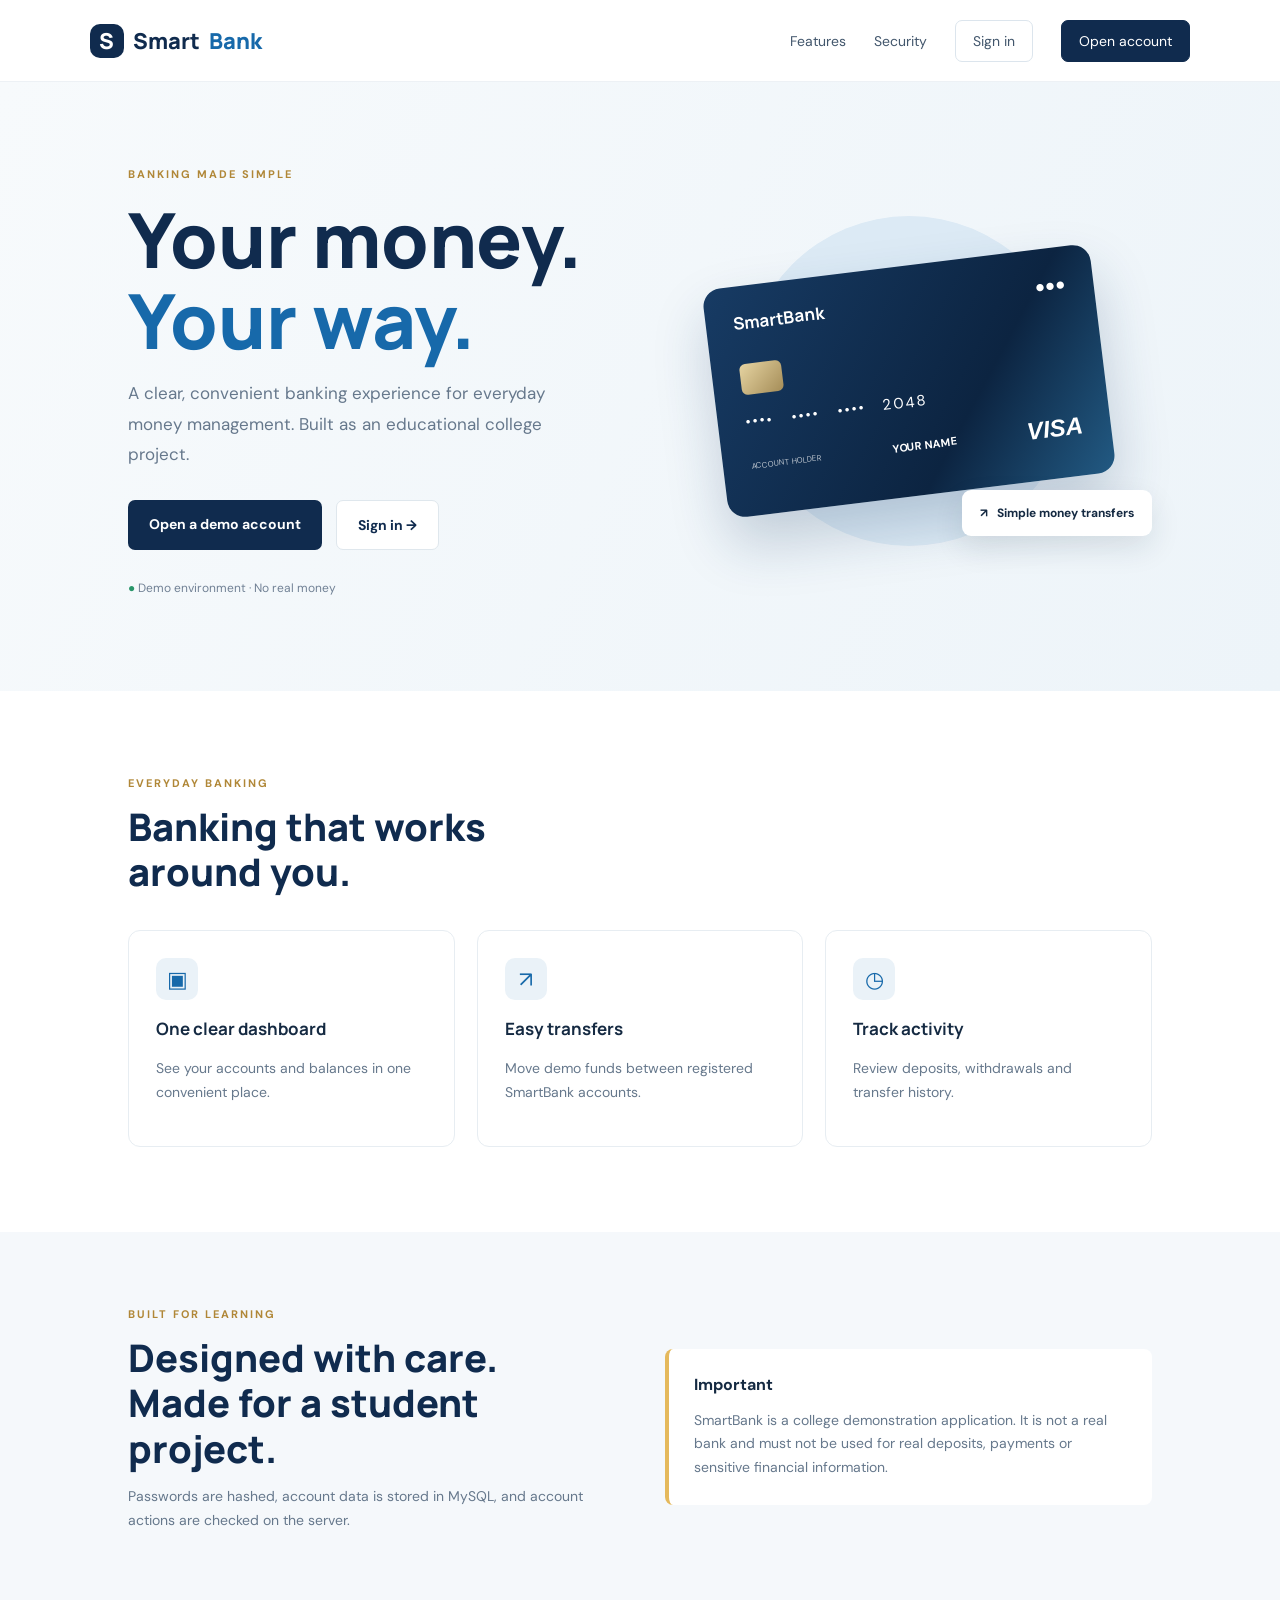
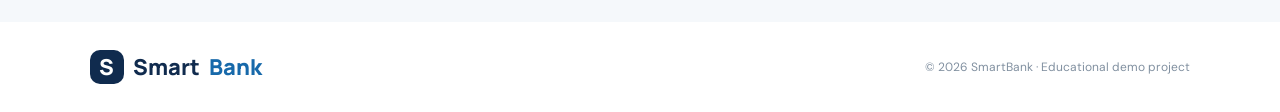
<file: index.html>
<!DOCTYPE html><html lang="en"><head><meta charset="UTF-8"><meta name="viewport" content="width=device-width,initial-scale=1"><title>SmartBank | Digital Banking</title><link rel="stylesheet" href="/styles.css"></head>
<body><header class="top"><a class="brand" href="/"> <span class="brandmark">S</span> Smart<span>Bank</span></a><nav><a href="#features">Features</a><a href="#security">Security</a><a class="navbtn" href="/login.html">Sign in</a><a class="navbtn filled" href="/register.html">Open account</a></nav></header>
<main><section class="hero"><div class="hero-copy"><div class="eyebrow">BANKING MADE SIMPLE</div><h1>Your money.<br><em>Your way.</em></h1><p>A clear, convenient banking experience for everyday money management. Built as an educational college project.</p><div class="actions"><a class="btn primary" href="/register.html">Open a demo account</a><a class="btn light" href="/login.html">Sign in <span>→</span></a></div><div class="trust"><span>●</span> Demo environment · No real money</div></div><div class="hero-art"><div class="glow"></div><div class="bank-card"><div class="card-top"><b>SmartBank</b><span>●●●</span></div><div class="chip"></div><div class="card-number">•••• &nbsp; •••• &nbsp; •••• &nbsp; 2048</div><div class="card-bottom"><small>ACCOUNT HOLDER</small><strong>YOUR NAME</strong><b>VISA</b></div></div><div class="float-pill">↗ &nbsp; Simple money transfers</div></div></section>
<section id="features" class="features"><div class="section-head"><div class="eyebrow">EVERYDAY BANKING</div><h2>Banking that works<br>around you.</h2></div><div class="feature-grid"><article><div class="ico">▣</div><h3>One clear dashboard</h3><p>See your accounts and balances in one convenient place.</p></article><article><div class="ico">↗</div><h3>Easy transfers</h3><p>Move demo funds between registered SmartBank accounts.</p></article><article><div class="ico">◷</div><h3>Track activity</h3><p>Review deposits, withdrawals and transfer history.</p></article></div></section>
<section id="security" class="security"><div><div class="eyebrow">BUILT FOR LEARNING</div><h2>Designed with care.<br>Made for a student project.</h2><p>Passwords are hashed, account data is stored in MySQL, and account actions are checked on the server.</p></div><div class="security-note"><b>Important</b><p>SmartBank is a college demonstration application. It is not a real bank and must not be used for real deposits, payments or sensitive financial information.</p></div></section></main>
<footer><a class="brand" href="/"><span class="brandmark">S</span> Smart<span>Bank</span></a><span>© 2026 SmartBank · Educational demo project</span></footer></body></html>
</file>
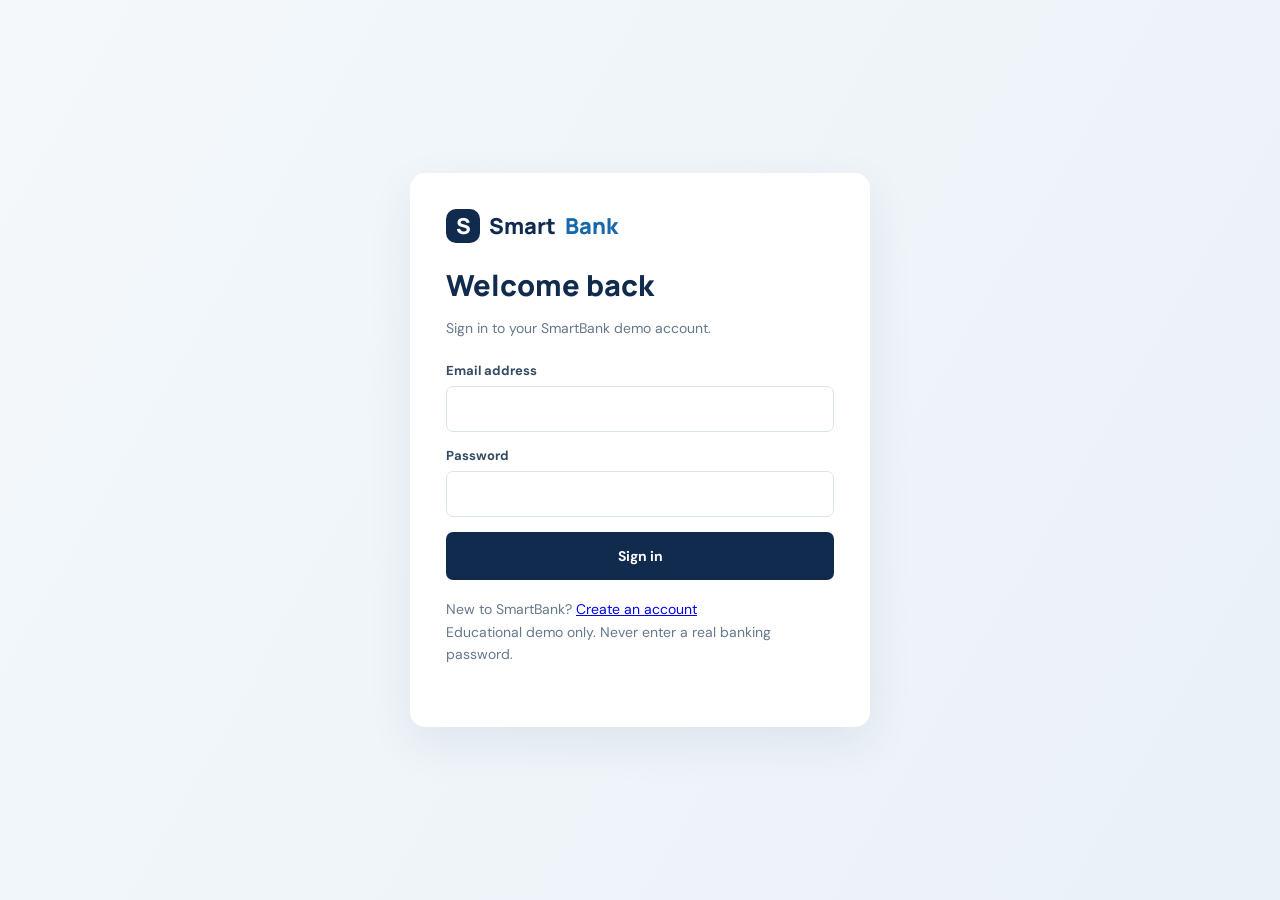
<file: dashboard.html>
<!doctype html><html lang="en"><head><meta charset="utf-8"><meta name="viewport" content="width=device-width,initial-scale=1"><title>Dashboard | SmartBank</title><link rel="stylesheet" href="/styles.css"></head><body class="dash"><header class="dash-head"><a class="brand" href="/"><span class="brandmark">S</span> Smart<span>Bank</span></a><button class="btn-small danger" id="logout">Sign out</button></header><main class="dash-main"><div class="eyebrow">YOUR BANKING OVERVIEW</div><h1 id="welcome">Welcome</h1><p class="muted">Manage your demo accounts and transactions.</p><div id="accounts" class="dash-grid"></div><section class="panel"><h2>Quick banking</h2><div class="form-row"><div><label class="field">Your account<select id="source"></select></label><label class="field">Amount (₹)<input id="amount" type="number" min="0.01" step="0.01"></label><label class="field">Description<input id="description" placeholder="Optional note"></label><button class="btn-small" id="deposit">Deposit</button> <button class="btn-small" id="withdraw">Withdraw</button></div><div><label class="field">Recipient account number<input id="recipient" placeholder="SB..."></label><button class="btn-small" id="transfer">Transfer</button><p id="actionMsg" class="message"></p></div></div></section><section class="panel"><h2>Recent transactions</h2><label class="field">Choose account<select id="historyAccount"></select></label><div id="history"></div></section></main><script src="/app.js"></script><script>
let accountList=[];
async function load(){if(!token()){location.href='/login.html';return}try{const d=await api('/dashboard');document.getElementById('welcome').textContent='Welcome, '+d.name;accountList=d.accounts;const html=d.accounts.map(a=>`<article class="panel"><div class="muted">${a.accountType} ACCOUNT</div><div class="balance">${money(a.balance)}</div><b>${a.accountNumber}</b><p class="muted">Status: ${a.status}</p></article>`).join('');document.getElementById('accounts').innerHTML=html||'<p>No accounts found.</p>';['source','historyAccount'].forEach(id=>document.getElementById(id).innerHTML=d.accounts.map(a=>`<option value="${a.accountNumber}">${a.accountNumber} (${a.accountType})</option>`).join(''));if(d.accounts.length)loadHistory()}catch(e){localStorage.removeItem('sb_token');location.href='/login.html'}}
async function loadHistory(){const n=document.getElementById('historyAccount').value;if(!n)return;try{const rows=await api('/transactions?accountNumber='+encodeURIComponent(n));document.getElementById('history').innerHTML=rows.length?'<table class="table"><tr><th>Type</th><th>Amount</th><th>Description</th><th>Date</th></tr>'+rows.map(t=>`<tr><td>${t.transactionType}</td><td>${money(t.amount)}</td><td>${t.description||''}</td><td>${t.createdAt}</td></tr>`).join('')+'</table>':'<p class="muted">No transactions yet.</p>'}catch(e){showError('actionMsg',e.message)}}
async function moneyAction(path,body){showError('actionMsg','');try{const d=await api(path,{method:'POST',body:JSON.stringify(body)});showError('actionMsg',d.message);await load()}catch(e){showError('actionMsg',e.message)}}
document.getElementById('deposit').onclick=()=>moneyAction('/deposit',{accountNumber:source.value,amount:Number(amount.value),description:description.value});
document.getElementById('withdraw').onclick=()=>moneyAction('/withdraw',{accountNumber:source.value,amount:Number(amount.value),description:description.value});
document.getElementById('transfer').onclick=()=>moneyAction('/transfer',{fromAccount:source.value,toAccount:recipient.value,amount:Number(amount.value),description:description.value});
document.getElementById('historyAccount').onchange=loadHistory;
document.getElementById('logout').onclick=async()=>{try{await api('/auth/logout',{method:'POST'})}finally{localStorage.removeItem('sb_token');location.href='/'}};
load();
</script></body></html>
</file>
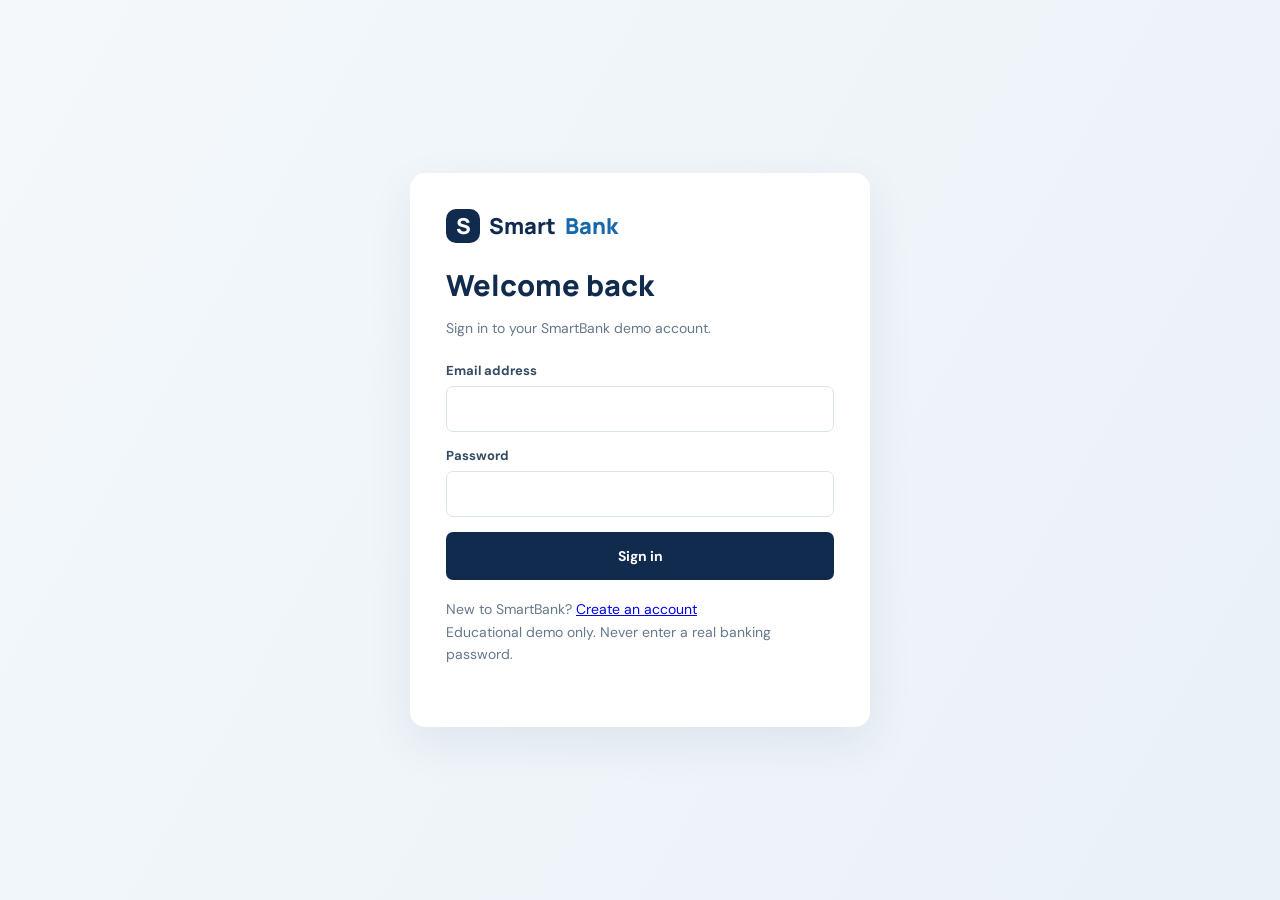
<file: login.html>
<!doctype html><html lang="en"><head><meta charset="utf-8"><meta name="viewport" content="width=device-width,initial-scale=1"><title>Sign in | SmartBank</title><link rel="stylesheet" href="/styles.css"></head><body><main class="auth-wrap"><section class="auth-card"><a class="brand" href="/"><span class="brandmark">S</span> Smart<span>Bank</span></a><h1>Welcome back</h1><p>Sign in to your SmartBank demo account.</p><form id="loginForm"><label class="field">Email address<input id="email" type="email" required></label><label class="field">Password<input id="password" type="password" required></label><div id="error" class="message"></div><button class="btn primary wide">Sign in</button></form><p class="notice">New to SmartBank? <a href="/register.html">Create an account</a><br>Educational demo only. Never enter a real banking password.</p></section></main><script src="/app.js"></script><script>
document.getElementById('loginForm').addEventListener('submit',async e=>{e.preventDefault();showError('error','');try{const d=await api('/auth/login',{method:'POST',body:JSON.stringify({email:email.value,password:password.value})});localStorage.setItem('sb_token',d.token);location.href='/dashboard.html'}catch(x){showError('error',x.message)}});
</script></body></html>
</file>
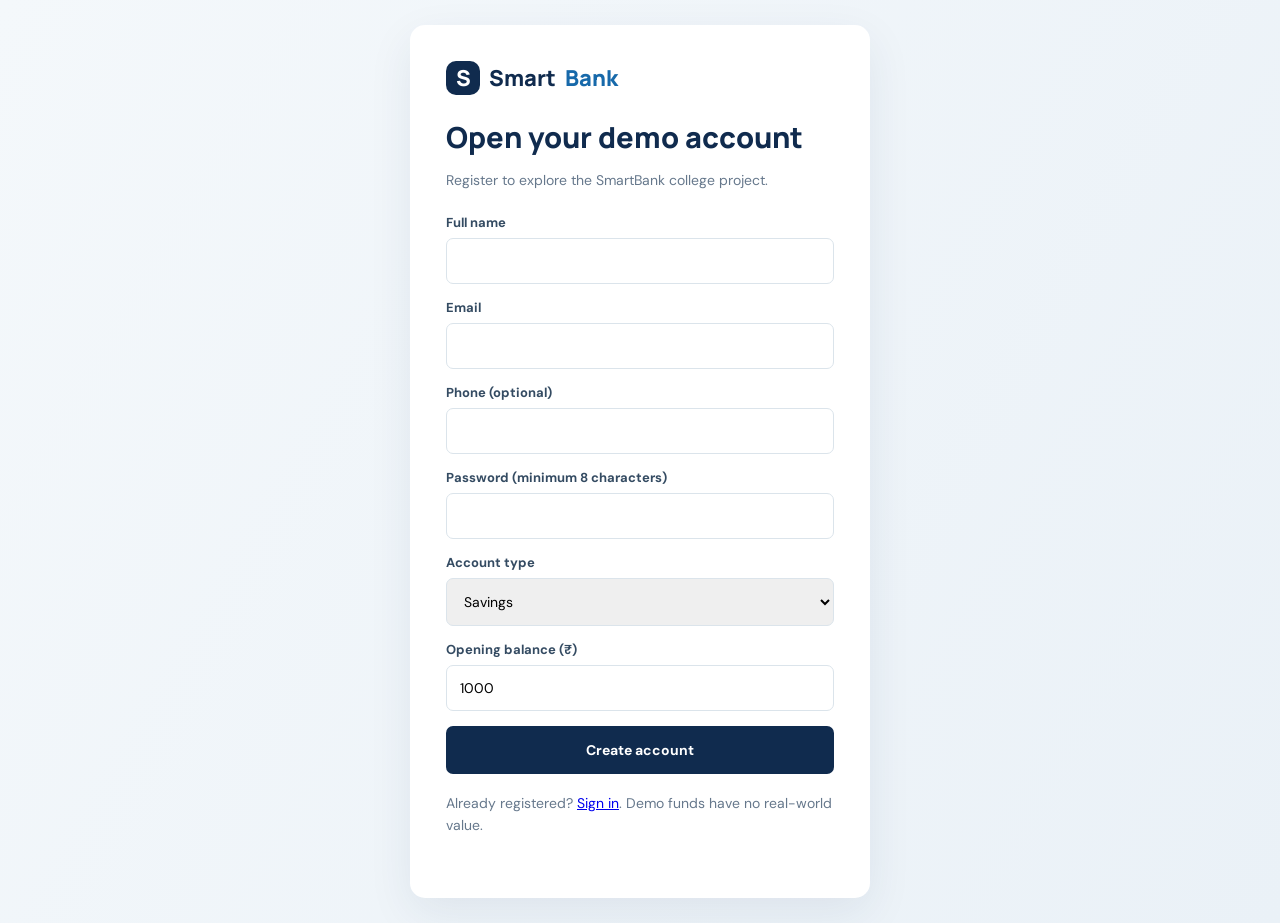
<file: register.html>
<!doctype html><html lang="en"><head><meta charset="utf-8"><meta name="viewport" content="width=device-width,initial-scale=1"><title>Open account | SmartBank</title><link rel="stylesheet" href="/styles.css"></head><body><main class="auth-wrap"><section class="auth-card"><a class="brand" href="/"><span class="brandmark">S</span> Smart<span>Bank</span></a><h1>Open your demo account</h1><p>Register to explore the SmartBank college project.</p><form id="regForm"><label class="field">Full name<input id="name" required maxlength="100"></label><label class="field">Email<input id="email" type="email" required></label><label class="field">Phone (optional)<input id="phone"></label><label class="field">Password (minimum 8 characters)<input id="password" type="password" minlength="8" required></label><label class="field">Account type<select id="type"><option value="SAVINGS">Savings</option><option value="CURRENT">Current</option></select></label><label class="field">Opening balance (₹)<input id="balance" type="number" min="0" step="0.01" value="1000" required></label><div id="error" class="message"></div><button class="btn primary wide">Create account</button></form><p class="notice">Already registered? <a href="/login.html">Sign in</a>. Demo funds have no real-world value.</p></section></main><script src="/app.js"></script><script>
document.getElementById('regForm').addEventListener('submit',async e=>{e.preventDefault();showError('error','');try{const d=await api('/auth/register',{method:'POST',body:JSON.stringify({fullName:name.value,email:email.value,phone:phone.value,password:password.value,accountType:type.value,openingBalance:Number(balance.value)})});localStorage.setItem('sb_token',d.token);location.href='/dashboard.html'}catch(x){showError('error',x.message)}});
</script></body></html>
</file>
<file: styles.css>
@import url('https://fonts.googleapis.com/css2?family=DM+Sans:wght@400;500;600;700&family=Manrope:wght@400;500;600;700;800&display=swap');
:root{--navy:#102b4e;--blue:#1769aa;--gold:#e5b95c;--ink:#152a42;--muted:#66788c;--bg:#f5f8fb}
*{box-sizing:border-box}body{margin:0;background:#fff;color:var(--ink);font-family:'DM Sans',Arial,sans-serif}.top{height:82px;padding:0 7%;display:flex;align-items:center;justify-content:space-between;border-bottom:1px solid #edf1f5}.brand{font:800 22px Manrope;color:var(--navy);text-decoration:none;display:flex;align-items:center;gap:9px}.brand>span:last-child{color:var(--blue)}.brandmark{width:34px;height:34px;border-radius:10px;background:var(--navy);color:white;display:grid;place-items:center}nav{display:flex;align-items:center;gap:28px}nav a{font-size:14px;color:#42566c;text-decoration:none}.navbtn{padding:11px 17px;border:1px solid #dce5ed;border-radius:7px}.navbtn.filled{background:var(--navy);color:#fff;border-color:var(--navy)}.hero{padding:85px 10% 95px;min-height:560px;background:linear-gradient(115deg,#f7fafc,#edf4f9);display:grid;grid-template-columns:1fr 1fr;align-items:center;gap:50px}.eyebrow{font-size:11px;font-weight:700;letter-spacing:2px;color:#b08737}.hero h1{font:800 clamp(48px,6vw,76px)/1.06 Manrope;color:var(--navy);margin:18px 0}.hero h1 em{font-style:normal;color:var(--blue)}.hero-copy>p{font-size:17px;line-height:1.8;color:var(--muted);max-width:470px}.actions{display:flex;gap:14px;margin:30px 0}.btn{padding:15px 21px;border-radius:7px;text-decoration:none;font-weight:700;font-size:14px}.primary{background:var(--navy);color:white}.light{background:white;color:var(--navy);border:1px solid #dfe7ed}.trust{font-size:12px;color:#718195}.trust span{color:#29966a}.hero-art{height:350px;position:relative;display:grid;place-items:center}.glow{position:absolute;width:330px;height:330px;border-radius:50%;background:#dceaf5}.bank-card{z-index:1;width:min(390px,95%);height:230px;border-radius:18px;padding:25px 28px;color:#fff;background:linear-gradient(125deg,#173b64,#0c2441 65%,#225a83);box-shadow:0 28px 55px #173b6438;transform:rotate(-7deg)}.card-top,.card-bottom{display:flex;justify-content:space-between;align-items:center}.card-top{font:700 17px Manrope}.chip{margin-top:30px;width:42px;height:31px;border-radius:6px;background:linear-gradient(135deg,#e6d4a2,#a58d58)}.card-number{margin-top:17px;letter-spacing:2px;font-size:15px}.card-bottom{margin-top:20px}.card-bottom small{display:block;font-size:8px;opacity:.7}.card-bottom strong{font-size:11px}.card-bottom>b{font:italic 800 24px Arial}.float-pill{position:absolute;z-index:2;bottom:20px;right:0;background:white;padding:15px 18px;border-radius:9px;box-shadow:0 12px 30px #142b421c;font-size:12px;font-weight:700}.features{padding:85px 10%}.section-head h2,.security h2{font:800 38px/1.2 Manrope;color:var(--navy);margin:14px 0 35px}.feature-grid{display:grid;grid-template-columns:repeat(3,1fr);gap:22px}.feature-grid article{padding:27px;border:1px solid #e7edf2;border-radius:12px}.ico{width:42px;height:42px;border-radius:10px;background:#eaf2f8;color:var(--blue);display:grid;place-items:center;font-size:22px}.feature-grid h3{font:700 17px Manrope}.feature-grid p,.security p{color:var(--muted);line-height:1.7;font-size:14px}.security{background:#f5f8fb;padding:75px 10%;display:grid;grid-template-columns:1fr 1fr;gap:50px;align-items:center}.security h2{margin-bottom:12px}.security-note{background:white;border-left:4px solid var(--gold);padding:25px;border-radius:8px}.security-note p{margin-bottom:0}footer{padding:28px 7%;display:flex;justify-content:space-between;align-items:center;color:#8190a0;font-size:12px}
.auth-wrap{min-height:100vh;background:linear-gradient(120deg,#f4f8fb,#eaf1f7);display:grid;place-items:center;padding:25px}.auth-card{width:min(460px,100%);background:#fff;padding:36px;border-radius:15px;box-shadow:0 15px 45px #1a385414}.auth-card h1{font:800 29px Manrope;color:var(--navy);margin:22px 0 8px}.auth-card>p{color:var(--muted);font-size:14px;margin-bottom:25px}.field{display:block;margin:15px 0;font-size:13px;font-weight:700;color:#344b62}.field input,.field select{display:block;width:100%;padding:13px;margin-top:7px;border:1px solid #dbe4eb;border-radius:7px;font:14px 'DM Sans';outline-color:#7baed1}.wide{width:100%;border:0;cursor:pointer;font:700 14px 'DM Sans'}.notice{font-size:12px;color:#718195;line-height:1.6;margin-top:18px}.message{margin:12px 0;color:#b33;font-size:13px}.dash{min-height:100vh;background:#f4f7fa}.dash-head{height:72px;background:white;padding:0 6%;display:flex;justify-content:space-between;align-items:center;border-bottom:1px solid #e8edf1}.dash-main{max-width:1100px;margin:40px auto;padding:0 22px}.dash-main h1{font:800 30px Manrope;color:var(--navy)}.dash-grid{display:grid;grid-template-columns:repeat(2,1fr);gap:20px}.panel{background:#fff;border:1px solid #e7edf2;border-radius:12px;padding:24px;margin:18px 0}.balance{font:800 32px Manrope;color:var(--navy);margin:12px 0}.muted{color:var(--muted);font-size:13px}.form-row{display:grid;grid-template-columns:repeat(2,1fr);gap:14px}.panel button{margin-top:10px}.table{width:100%;border-collapse:collapse;font-size:13px}.table th,.table td{text-align:left;padding:12px 8px;border-bottom:1px solid #edf1f4}.btn-small{border:0;background:var(--navy);color:white;padding:11px 15px;border-radius:6px;cursor:pointer}.danger{background:#8d3940}
@media(max-width:760px){.top{padding:0 5%;height:auto;min-height:72px}nav{gap:10px}nav>a:not(.navbtn){display:none}.hero{grid-template-columns:1fr;padding:60px 7% 80px}.hero-art{height:290px}.features,.security{padding:60px 7%}.feature-grid,.security,.dash-grid{grid-template-columns:1fr}.section-head h2,.security h2{font-size:30px}footer{gap:15px;flex-wrap:wrap}.form-row{grid-template-columns:1fr}}
</file>
